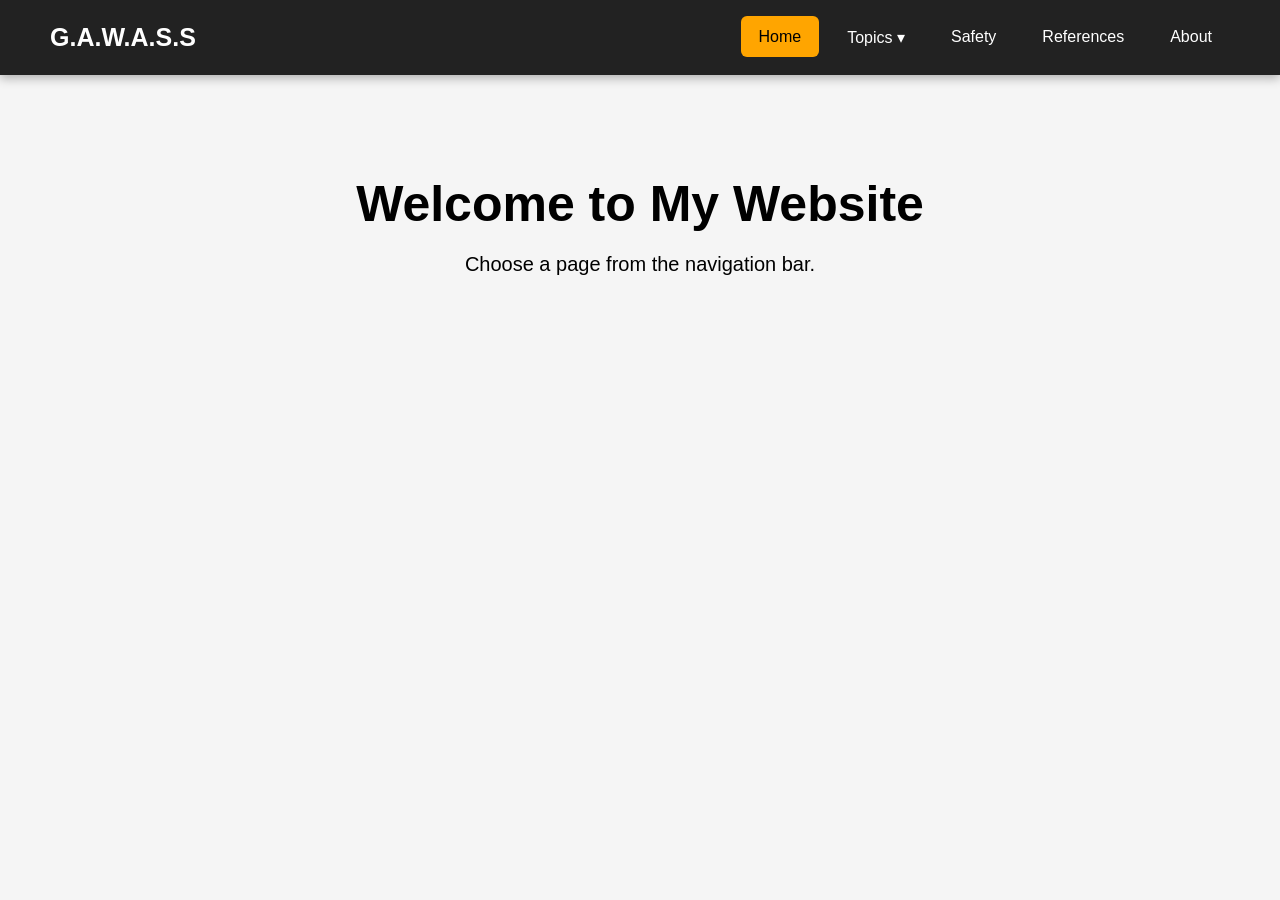
<file: index.html>
<!DOCTYPE html>
<html lang="en">
<head>
    <meta charset="UTF-8">
    <meta name="viewport" content="width=device-width, initial-scale=1.0">
    <title>G.A.W.A.S.S</title>
    <link rel="stylesheet" href="style.css">
</head>
<body>

  <header>
    <nav class="navbar">
        <div class="logo">
            G.A.W.A.S.S
        </div>
        <ul class="nav-links">
            <li>
                <a href="index.html" class="active">Home</a>
            </li>

            <li class="dropdown">
                <a href="#" class="topics-button">
                    Topics ▾
                </a>
                <ul class="dropdown-menu">
                    <li>
                        <a href="science.html">
                            Science
                        </a>
                    </li>
                    <li>
                        <a href="advocacy.html">
                            Advocacy
                        </a>
                    </li>
                    <li>
                        <a href="narrative.html">
                            Creative Economy
                        </a>
                    </li>
                    <li>
                        <a href="filipino.html">
                            Social Issues
                        </a>
                    </li>
                </ul>
            </li>
            <li>
                <a href="safety.html">
                    Safety
                </a>
            </li>
            <li>
                <a href="references.html">
                    References
                </a>
            </li>
            <li>
                <a href="about.html">
                    About
                </a>
            </li>
        </ul>
    </nav>
</header>



    <main class="page">
        <h1>Welcome to My Website</h1>
        <p>Choose a page from the navigation bar.</p>
    </main>

</body>
</html>
</file>
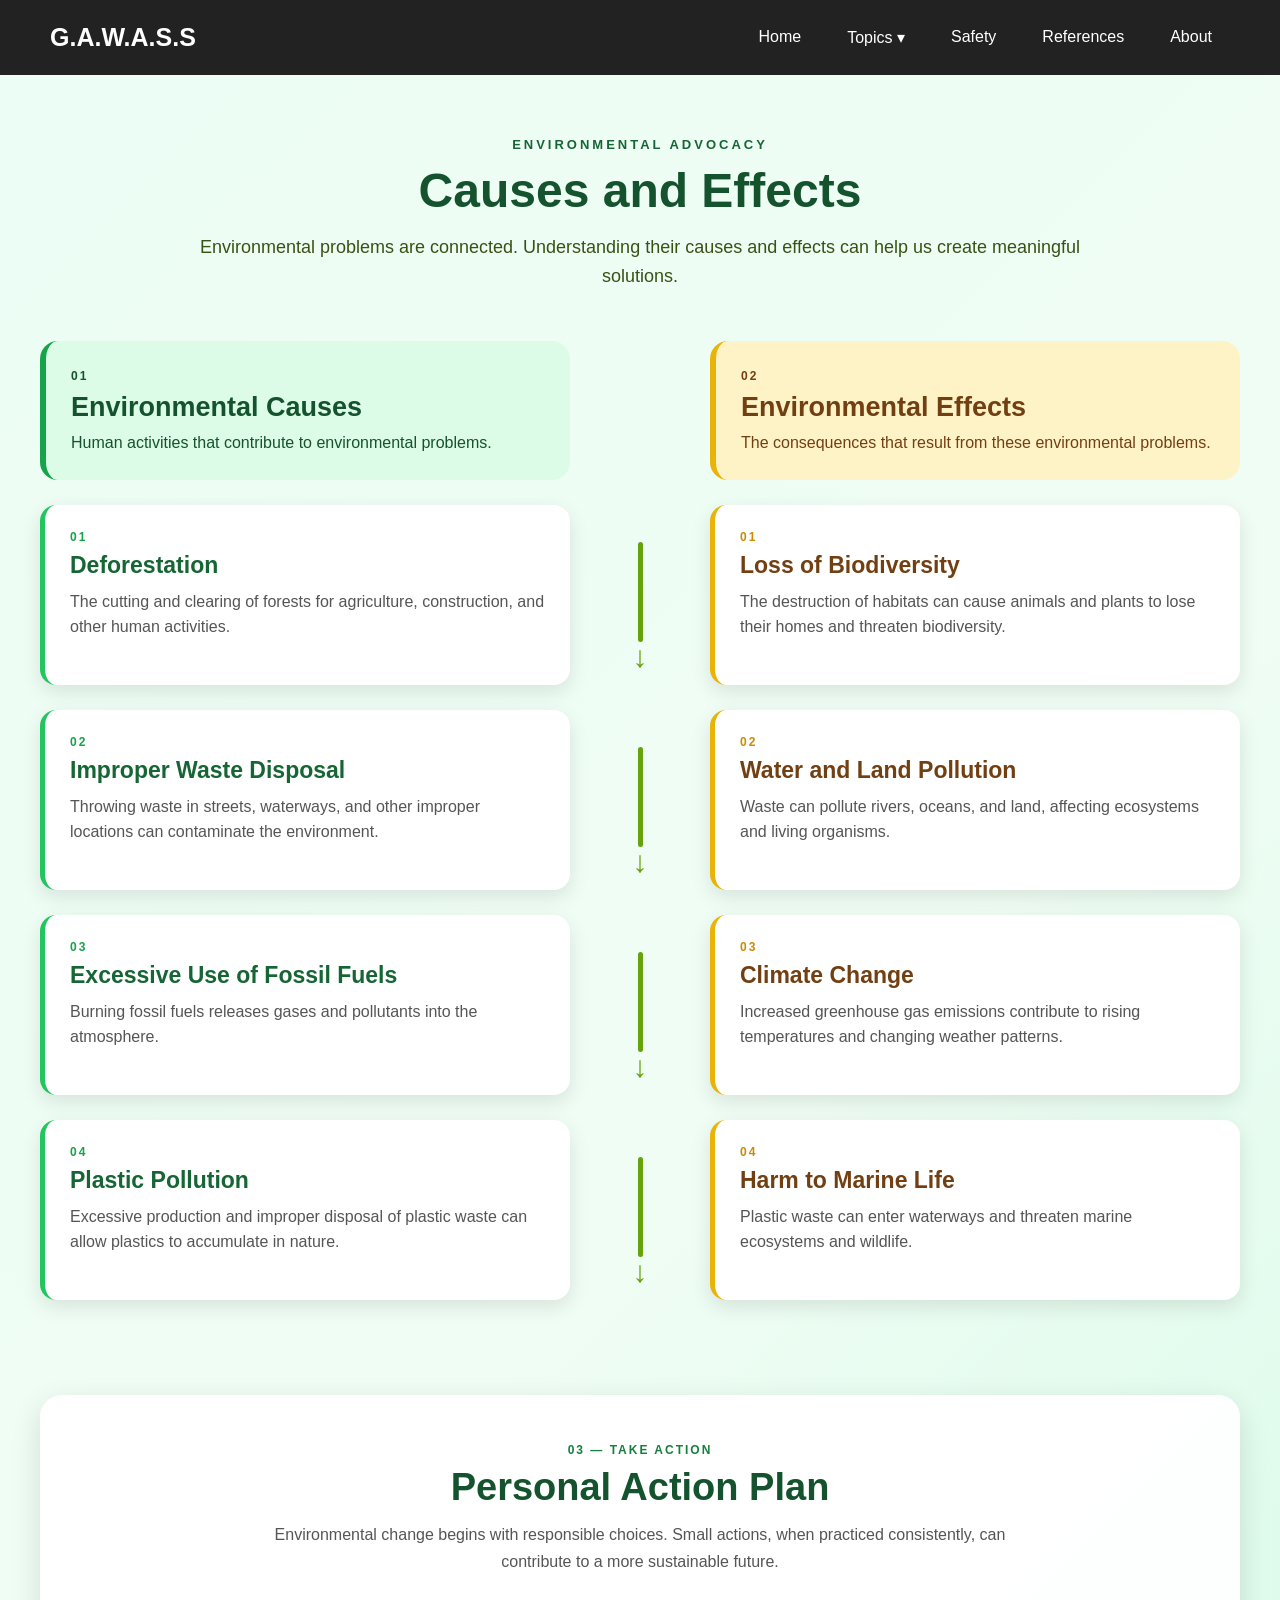
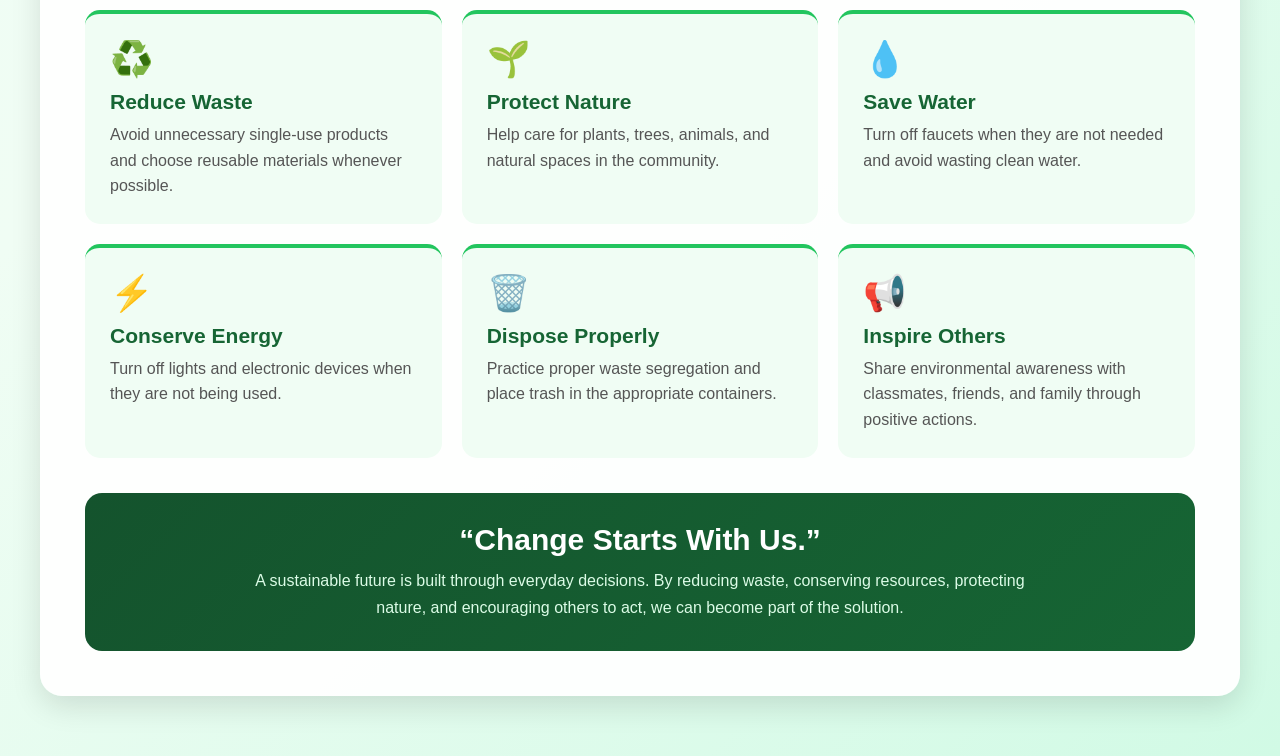
<file: advocacy.html>
<!DOCTYPE html>
<html lang="en">

<head>
    <meta charset="UTF-8">
    <meta name="viewport" content="width=device-width, initial-scale=1.0">

    <title>Environmental Advocacy</title>

    <link rel="stylesheet" href="style.css">
</head>

<body>

<header>
    <nav class="navbar">
        <div class="logo">
            G.A.W.A.S.S
        </div>
        <ul class="nav-links">
            <li>
                <a href="index.html">Home</a>
            </li>

            <li class="dropdown">
                <a href="#" class="topics-button">
                    Topics ▾
                </a>
                <ul class="dropdown-menu">
                    <li>
                        <a href="science.html">
                            Science
                        </a>
                    </li>
                    <li>
                        <a href="advocacy.html" class="active">
                            Advocacy
                        </a>
                    </li>
                    <li>
                        <a href="narrative.html">
                            Creative Economy
                        </a>
                    </li>
                    <li>
                        <a href="filipino.html">
                            Social Issues
                        </a>
                    </li>
                </ul>
            </li>
            <li>
                <a href="safety.html">
                    Safety
                </a>
            </li>
            <li>
                <a href="references.html">
                    References
                </a>
            </li>
            <li>
                <a href="about.html">
                    About
                </a>
            </li>
        </ul>
    </nav>
</header>



  

    <main class="advocacy-page">



        <section class="advocacy-title">

            <span>
                ENVIRONMENTAL ADVOCACY
            </span>

            <h1>
                Causes and Effects
            </h1>

            <p>
                Environmental problems are connected.
                Understanding their causes and effects can
                help us create meaningful solutions.
            </p>

        </section>


   

        <section class="cause-effect">


           

            <div class="chart-heading cause-heading">

                <span>01</span>

                <h2>
                    Environmental Causes
                </h2>

                <p>
                    Human activities that contribute to
                    environmental problems.
                </p>

            </div>


   

            <div class="chart-heading effect-heading">

                <span>02</span>

                <h2>
                    Environmental Effects
                </h2>

                <p>
                    The consequences that result from
                    these environmental problems.
                </p>

            </div>


    

            <div class="cause-card">

                <div class="cause-number">
                    01
                </div>

                <h3>
                    Deforestation
                </h3>

                <p>
                    The cutting and clearing of forests
                    for agriculture, construction, and
                    other human activities.
                </p>

            </div>


            <div class="connection">

                <div class="connection-line"></div>

                <div class="connection-arrow">
                    ↓
                </div>

            </div>



            <div class="effect-card">

                <div class="effect-number">
                    01
                </div>

                <h3>
                    Loss of Biodiversity
                </h3>

                <p>
                    The destruction of habitats can cause
                    animals and plants to lose their homes
                    and threaten biodiversity.
                </p>

            </div>


            <div class="cause-card">

                <div class="cause-number">
                    02
                </div>

                <h3>
                    Improper Waste Disposal
                </h3>

                <p>
                    Throwing waste in streets, waterways,
                    and other improper locations can
                    contaminate the environment.
                </p>

            </div>


          

            <div class="connection">

                <div class="connection-line"></div>

                <div class="connection-arrow">
                    ↓
                </div>

            </div>


          

            <div class="effect-card">

                <div class="effect-number">
                    02
                </div>

                <h3>
                    Water and Land Pollution
                </h3>

                <p>
                    Waste can pollute rivers, oceans, and
                    land, affecting ecosystems and living
                    organisms.
                </p>

            </div>


     
            <div class="cause-card">

                <div class="cause-number">
                    03
                </div>

                <h3>
                    Excessive Use of Fossil Fuels
                </h3>

                <p>
                    Burning fossil fuels releases gases
                    and pollutants into the atmosphere.
                </p>

            </div>


  

            <div class="connection">

                <div class="connection-line"></div>

                <div class="connection-arrow">
                    ↓
                </div>

            </div>


    

            <div class="effect-card">

                <div class="effect-number">
                    03
                </div>

                <h3>
                    Climate Change
                </h3>

                <p>
                    Increased greenhouse gas emissions
                    contribute to rising temperatures and
                    changing weather patterns.
                </p>

            </div>



            <div class="cause-card">

                <div class="cause-number">
                    04
                </div>

                <h3>
                    Plastic Pollution
                </h3>

                <p>
                    Excessive production and improper
                    disposal of plastic waste can allow
                    plastics to accumulate in nature.
                </p>

            </div>




            <div class="connection">

                <div class="connection-line"></div>

                <div class="connection-arrow">
                    ↓
                </div>

            </div>


      

            <div class="effect-card">

                <div class="effect-number">
                    04
                </div>

                <h3>
                    Harm to Marine Life
                </h3>

                <p>
                    Plastic waste can enter waterways and
                    threaten marine ecosystems and wildlife.
                </p>

            </div>

        </section>



        <section class="action-plan">

            <div class="action-title">

                <span>
                    03 — TAKE ACTION
                </span>

                <h2>
                    Personal Action Plan
                </h2>

                <p>
                    Environmental change begins with
                    responsible choices. Small actions,
                    when practiced consistently, can
                    contribute to a more sustainable future.
                </p>

            </div>


            <div class="action-grid">


      

                <div class="action-card">

                    <div class="action-icon">
                        ♻️
                    </div>

                    <h3>
                        Reduce Waste
                    </h3>

                    <p>
                        Avoid unnecessary single-use
                        products and choose reusable
                        materials whenever possible.
                    </p>

                </div>



                <div class="action-card">

                    <div class="action-icon">
                        🌱
                    </div>

                    <h3>
                        Protect Nature
                    </h3>

                    <p>
                        Help care for plants, trees,
                        animals, and natural spaces in
                        the community.
                    </p>

                </div>


   

                <div class="action-card">

                    <div class="action-icon">
                        💧
                    </div>

                    <h3>
                        Save Water
                    </h3>

                    <p>
                        Turn off faucets when they are
                        not needed and avoid wasting
                        clean water.
                    </p>

                </div>


 

                <div class="action-card">

                    <div class="action-icon">
                        ⚡
                    </div>

                    <h3>
                        Conserve Energy
                    </h3>

                    <p>
                        Turn off lights and electronic
                        devices when they are not being
                        used.
                    </p>

                </div>



                <div class="action-card">

                    <div class="action-icon">
                        🗑️
                    </div>

                    <h3>
                        Dispose Properly
                    </h3>

                    <p>
                        Practice proper waste segregation
                        and place trash in the appropriate
                        containers.
                    </p>

                </div>



                <div class="action-card">

                    <div class="action-icon">
                        📢
                    </div>

                    <h3>
                        Inspire Others
                    </h3>

                    <p>
                        Share environmental awareness
                        with classmates, friends, and
                        family through positive actions.
                    </p>

                </div>

            </div>




            <div class="action-message">

                <h2>
                    “Change Starts With Us.”
                </h2>

                <p>
                    A sustainable future is built through
                    everyday decisions. By reducing waste,
                    conserving resources, protecting nature,
                    and encouraging others to act, we can
                    become part of the solution.
                </p>

            </div>

        </section>


    </main>

</body>

</html>
</file>
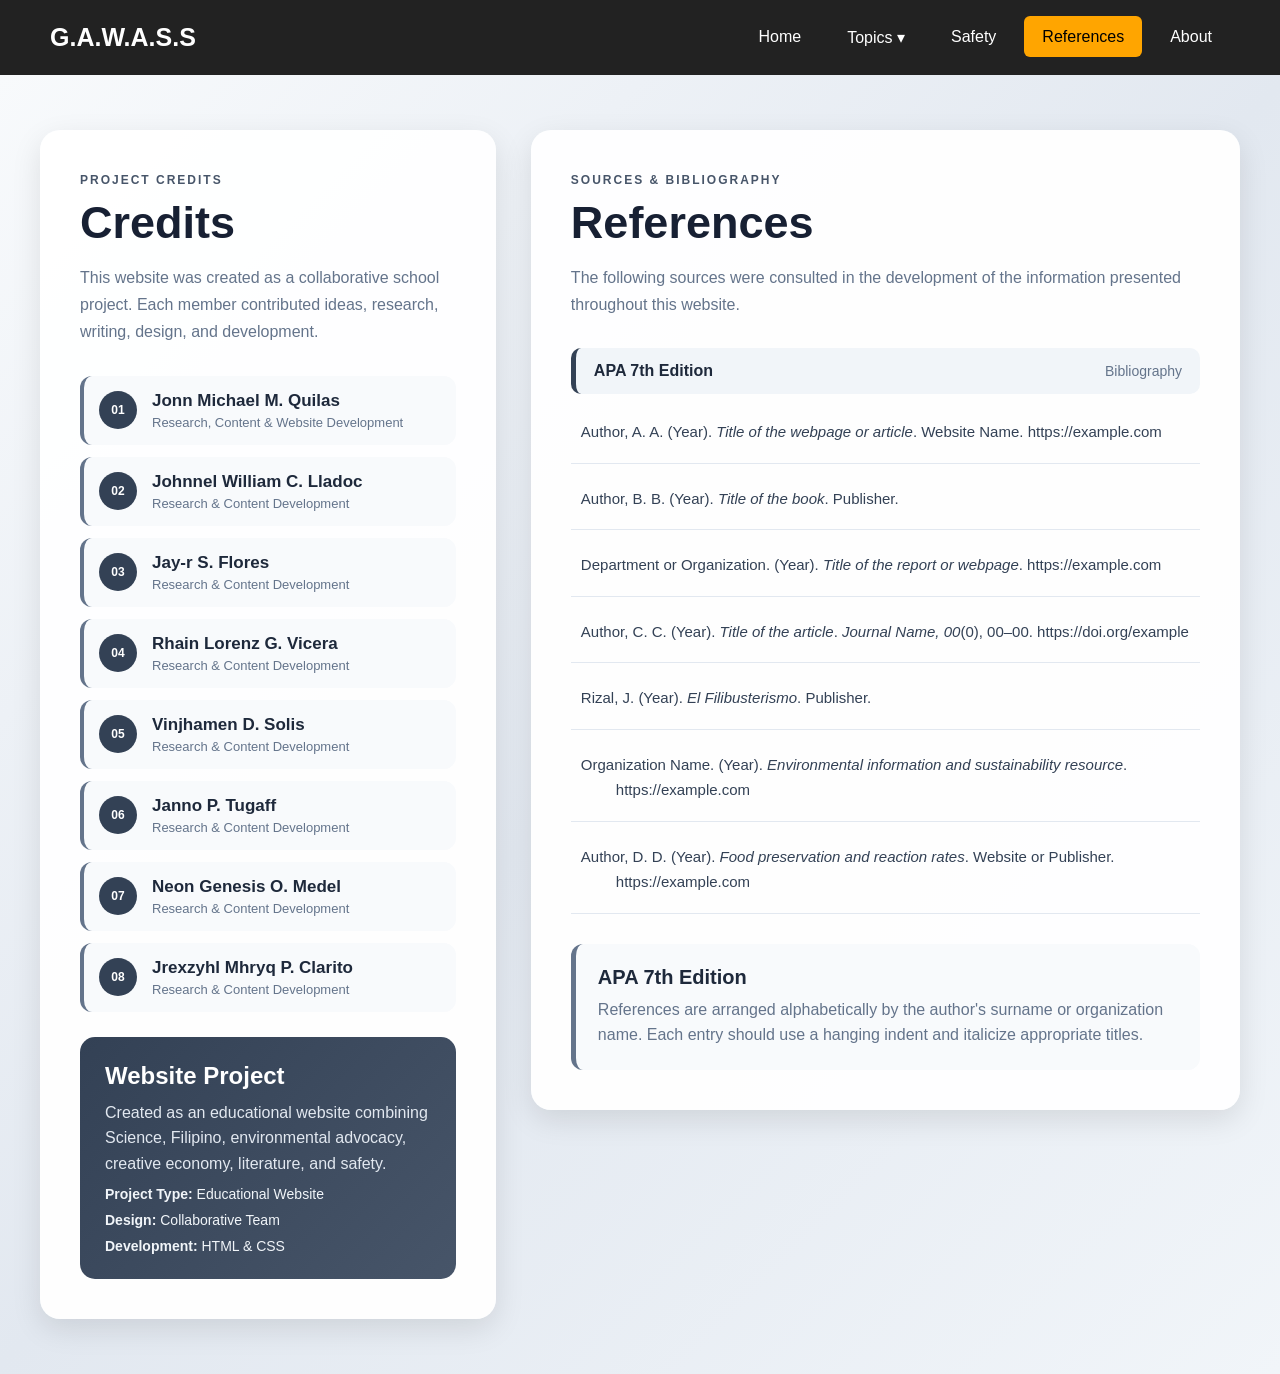
<file: references.html>
<!DOCTYPE html>
<html lang="en">

<head>
    <meta charset="UTF-8">
    <meta name="viewport" content="width=device-width, initial-scale=1.0">

    <title>References & Credits</title>

    <link rel="stylesheet" href="style.css">
</head>

<body>

 <header>
    <nav class="navbar">
        <div class="logo">
            G.A.W.A.S.S
        </div>
        <ul class="nav-links">
            <li>
                <a href="index.html">Home</a>
            </li>

            <li class="dropdown">
                <a href="#" class="topics-button">
                    Topics ▾
                </a>
                <ul class="dropdown-menu">
                    <li>
                        <a href="science.html">
                            Science
                        </a>
                    </li>
                    <li>
                        <a href="advocacy.html">
                            Advocacy
                        </a>
                    </li>
                    <li>
                        <a href="narrative.html">
                            Creative Economy
                        </a>
                    </li>
                    <li>
                        <a href="filipino.html">
                            Social Issues
                        </a>
                    </li>
                </ul>
            </li>
            <li>
                <a href="safety.html">
                    Safety
                </a>
            </li>
            <li>
                <a href="references.html" class="active">
                    References
                </a>
            </li>
            <li>
                <a href="about.html">
                    About
                </a>
            </li>
        </ul>
    </nav>
</header>



    
    <main class="references-page">

        <div class="references-container">


           

            <section class="credits-section">

                <span class="page-label">
                    PROJECT CREDITS
                </span>

                <h1>
                    Credits
                </h1>

                <p class="credits-intro">
                    This website was created as a collaborative
                    school project. Each member contributed ideas,
                    research, writing, design, and development.
                </p>



                <div class="credit-list">


                    <div class="credit-member">

                        <div class="credit-number">
                            01
                        </div>

                        <div>
                            <h2>
                                Jonn Michael M. Quilas
                            </h2>

                            <p>
                                Research, Content & Website Development
                            </p>
                        </div>

                    </div>


                    <div class="credit-member">

                        <div class="credit-number">
                            02
                        </div>

                        <div>
                            <h2>
                                Johnnel William C. Lladoc
                            </h2>

                            <p>
                                Research & Content Development
                            </p>
                        </div>

                    </div>


                    <div class="credit-member">

                        <div class="credit-number">
                            03
                        </div>

                        <div>
                            <h2>
                                Jay-r S. Flores
                            </h2>

                            <p>
                                Research & Content Development
                            </p>
                        </div>

                    </div>


                    <div class="credit-member">

                        <div class="credit-number">
                            04
                        </div>

                        <div>
                            <h2>
                                Rhain Lorenz G. Vicera
                            </h2>

                            <p>
                                Research & Content Development
                            </p>
                        </div>

                    </div>


                    <div class="credit-member">

                        <div class="credit-number">
                            05
                        </div>

                        <div>
                            <h2>
                                Vinjhamen D. Solis
                            </h2>

                            <p>
                                Research & Content Development
                            </p>
                        </div>

                    </div>


                    <div class="credit-member">

                        <div class="credit-number">
                            06
                        </div>

                        <div>
                            <h2>
                                Janno P. Tugaff
                            </h2>

                            <p>
                                Research & Content Development
                            </p>
                        </div>

                    </div>


                    <div class="credit-member">

                        <div class="credit-number">
                            07
                        </div>

                        <div>
                            <h2>
                                Neon Genesis O. Medel
                            </h2>

                            <p>
                                Research & Content Development
                            </p>
                        </div>

                    </div>


                    <div class="credit-member">

                        <div class="credit-number">
                            08
                        </div>

                        <div>
                            <h2>
                                Jrexzyhl Mhryq P. Clarito
                            </h2>

                            <p>
                                Research & Content Development
                            </p>
                        </div>

                    </div>

                </div>



                <div class="website-credit">

                    <h2>
                        Website Project
                    </h2>

                    <p>
                        Created as an educational website combining
                        Science, Filipino, environmental advocacy,
                        creative economy, literature, and safety.
                    </p>

                    <div class="credit-line">
                        <strong>Project Type:</strong>
                        Educational Website
                    </div>

                    <div class="credit-line">
                        <strong>Design:</strong>
                        Collaborative Team
                    </div>

                    <div class="credit-line">
                        <strong>Development:</strong>
                        HTML & CSS
                    </div>

                </div>

            </section>



            <section class="bibliography-section">

                <span class="page-label">
                    SOURCES & BIBLIOGRAPHY
                </span>

                <h1>
                    References
                </h1>

                <p class="bibliography-intro">
                    The following sources were consulted in the
                    development of the information presented
                    throughout this website.
                </p>


                <div class="apa-note">

                    <strong>
                        APA 7th Edition
                    </strong>

                    <span>
                        Bibliography
                    </span>

                </div>


        
                <div class="reference-list">


                    <!-- REFERENCE 1 -->

                    <div class="reference">

                        <p>
                            <span class="author">
                                Author, A. A.
                            </span>
                            (Year). <em>Title of the webpage or article</em>.
                            Website Name.
                            https://example.com
                        </p>

                    </div>



                    <div class="reference">

                        <p>
                            <span class="author">
                                Author, B. B.
                            </span>
                            (Year). <em>Title of the book</em>.
                            Publisher.
                        </p>

                    </div>


         

                    <div class="reference">

                        <p>
                            <span class="author">
                                Department or Organization.
                            </span>
                            (Year). <em>Title of the report or webpage</em>.
                            https://example.com
                        </p>

                    </div>


     

                    <div class="reference">

                        <p>
                            <span class="author">
                                Author, C. C.
                            </span>
                            (Year). <em>Title of the article</em>.
                            <em>Journal Name, 00</em>(0), 00–00.
                            https://doi.org/example
                        </p>

                    </div>


          

                    <div class="reference">

                        <p>
                            <span class="author">
                                Rizal, J.
                            </span>
                            (Year). <em>El Filibusterismo</em>.
                            Publisher.
                        </p>

                    </div>


               

                    <div class="reference">

                        <p>
                            <span class="author">
                                Organization Name.
                            </span>
                            (Year). <em>Environmental information
                            and sustainability resource</em>.
                            https://example.com
                        </p>

                    </div>


               

                    <div class="reference">

                        <p>
                            <span class="author">
                                Author, D. D.
                            </span>
                            (Year). <em>Food preservation and reaction
                            rates</em>. Website or Publisher.
                            https://example.com
                        </p>

                    </div>


                </div>


        

                <div class="apa-reminder">

                    <h2>
                        APA 7th Edition
                    </h2>

                    <p>
                        References are arranged alphabetically
                        by the author's surname or organization
                        name. Each entry should use a hanging
                        indent and italicize appropriate titles.
                    </p>

                </div>

            </section>

        </div>

    </main>

</body>

</html>
</file>
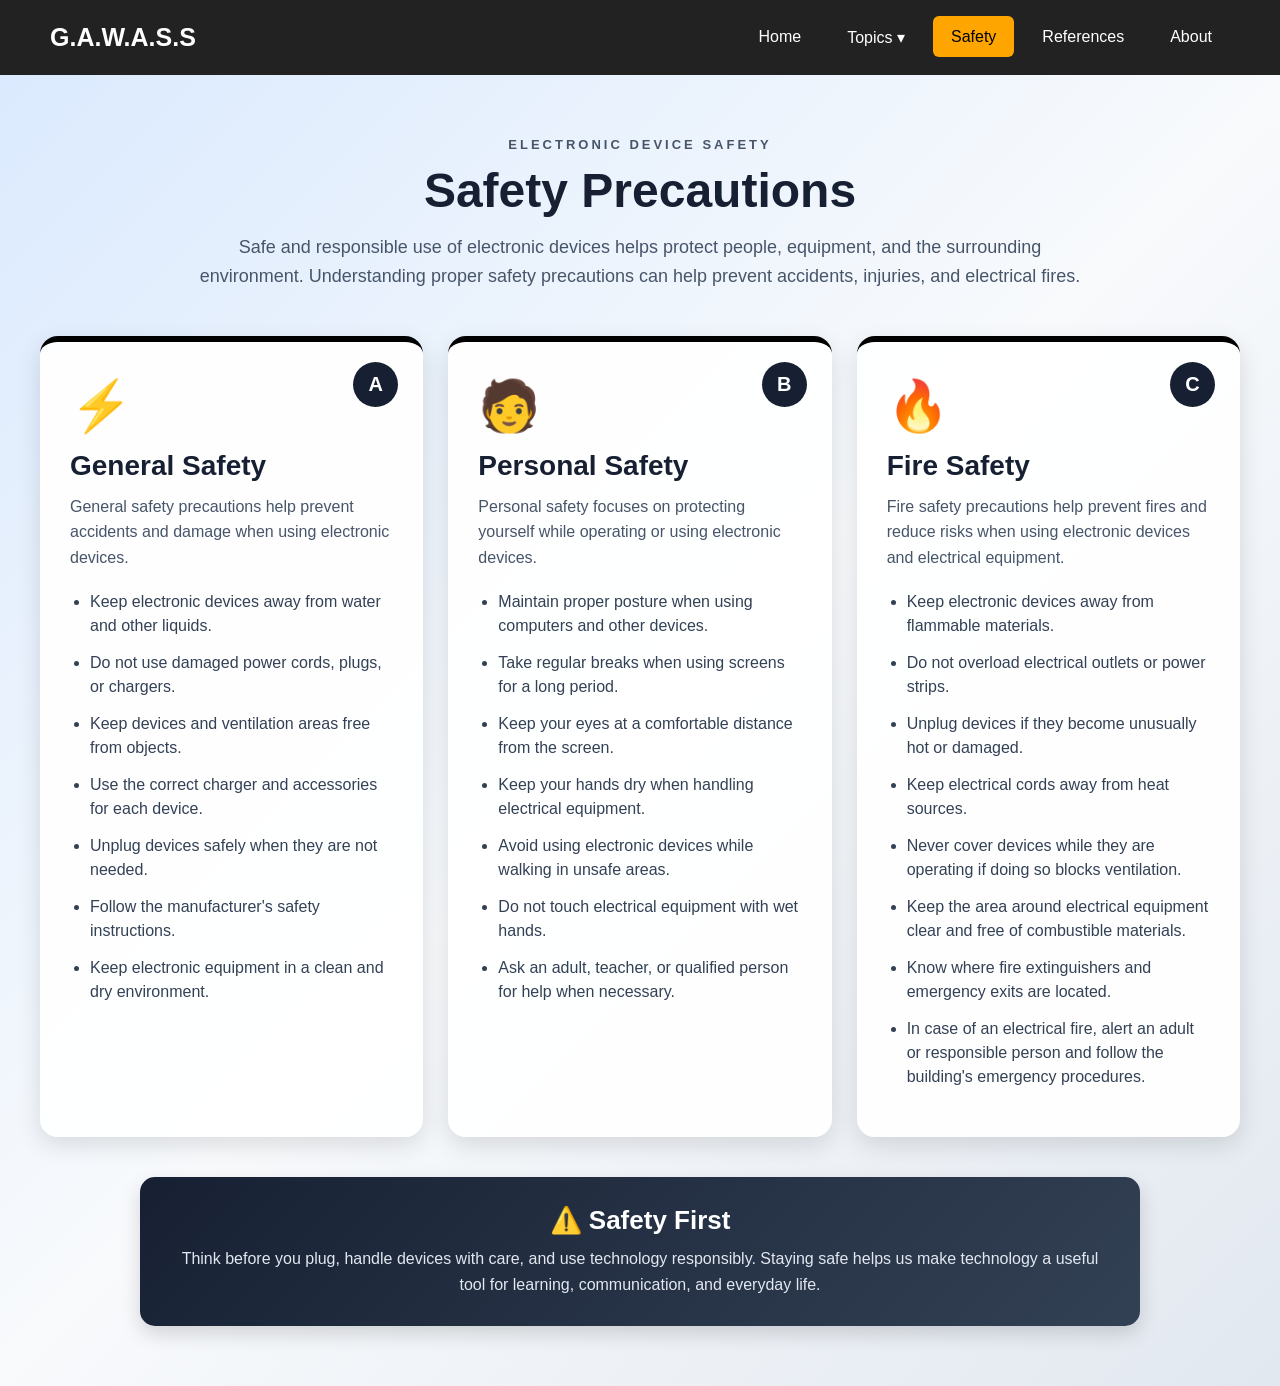
<file: safety.html>
<!DOCTYPE html>
<html lang="en">

<head>
    <meta charset="UTF-8">
    <meta name="viewport" content="width=device-width, initial-scale=1.0">
    <title>Safety - Electronic Devices</title>
    <link rel="stylesheet" href="style.css">
</head>

<body>

 <header>
    <nav class="navbar">
        <div class="logo">
            G.A.W.A.S.S
        </div>
        <ul class="nav-links">
            <li>
                <a href="index.html">Home</a>
            </li>

            <li class="dropdown">
                <a href="#" class="topics-button">
                    Topics ▾
                </a>
                <ul class="dropdown-menu">
                    <li>
                        <a href="science.html">
                            Science
                        </a>
                    </li>
                    <li>
                        <a href="advocacy.html">
                            Advocacy
                        </a>
                    </li>
                    <li>
                        <a href="narrative.html">
                            Creative Economy
                        </a>
                    </li>
                    <li>
                        <a href="filipino.html">
                            Social Issues
                        </a>
                    </li>
                </ul>
            </li>
            <li>
                <a href="safety.html" class="active">
                    Safety
                </a>
            </li>
            <li>
                <a href="references.html">
                    References
                </a>
            </li>
            <li>
                <a href="about.html">
                    About
                </a>
            </li>
        </ul>
    </nav>
</header>




    <main class="safety-page">


     

        <div class="safety-title">

            <span>ELECTRONIC DEVICE SAFETY</span>

            <h1>Safety Precautions</h1>

            <p>
                Safe and responsible use of electronic devices helps
                protect people, equipment, and the surrounding environment.
                Understanding proper safety precautions can help prevent
                accidents, injuries, and electrical fires.
            </p>

        </div>



        <div class="safety-container">



            <section class="safety-box">

                <div class="box-letter">A</div>

                <div class="safety-icon">⚡</div>

                <h2>General Safety</h2>

                <p>
                    General safety precautions help prevent accidents
                    and damage when using electronic devices.
                </p>

                <ul>

                    <li>
                        Keep electronic devices away from water
                        and other liquids.
                    </li>

                    <li>
                        Do not use damaged power cords, plugs,
                        or chargers.
                    </li>

                    <li>
                        Keep devices and ventilation areas
                        free from objects.
                    </li>

                    <li>
                        Use the correct charger and accessories
                        for each device.
                    </li>

                    <li>
                        Unplug devices safely when they are
                        not needed.
                    </li>

                    <li>
                        Follow the manufacturer's safety
                        instructions.
                    </li>

                    <li>
                        Keep electronic equipment in a clean
                        and dry environment.
                    </li>

                </ul>

            </section>


       

            <section class="safety-box">

                <div class="box-letter">B</div>

                <div class="safety-icon">🧑</div>

                <h2>Personal Safety</h2>

                <p>
                    Personal safety focuses on protecting yourself
                    while operating or using electronic devices.
                </p>

                <ul>

                    <li>
                        Maintain proper posture when using
                        computers and other devices.
                    </li>

                    <li>
                        Take regular breaks when using screens
                        for a long period.
                    </li>

                    <li>
                        Keep your eyes at a comfortable distance
                        from the screen.
                    </li>

                    <li>
                        Keep your hands dry when handling
                        electrical equipment.
                    </li>

                    <li>
                        Avoid using electronic devices while
                        walking in unsafe areas.
                    </li>

                    <li>
                        Do not touch electrical equipment
                        with wet hands.
                    </li>

                    <li>
                        Ask an adult, teacher, or qualified person
                        for help when necessary.
                    </li>

                </ul>

            </section>



            <section class="safety-box">

                <div class="box-letter">C</div>

                <div class="safety-icon">🔥</div>

                <h2>Fire Safety</h2>

                <p>
                    Fire safety precautions help prevent fires
                    and reduce risks when using electronic devices
                    and electrical equipment.
                </p>

                <ul>

                    <li>
                        Keep electronic devices away from
                        flammable materials.
                    </li>

                    <li>
                        Do not overload electrical outlets
                        or power strips.
                    </li>

                    <li>
                        Unplug devices if they become unusually
                        hot or damaged.
                    </li>

                    <li>
                        Keep electrical cords away from
                        heat sources.
                    </li>

                    <li>
                        Never cover devices while they are operating
                        if doing so blocks ventilation.
                    </li>

                    <li>
                        Keep the area around electrical equipment
                        clear and free of combustible materials.
                    </li>

                    <li>
                        Know where fire extinguishers and emergency
                        exits are located.
                    </li>

                    <li>
                        In case of an electrical fire, alert an adult
                        or responsible person and follow the building's
                        emergency procedures.
                    </li>

                </ul>

            </section>

        </div>




        <div class="safety-reminder">

            <h2>⚠️ Safety First</h2>

            <p>
                Think before you plug, handle devices with care,
                and use technology responsibly. Staying safe helps
                us make technology a useful tool for learning,
                communication, and everyday life.
            </p>

        </div>


    </main>

</body>

</html>
</file>
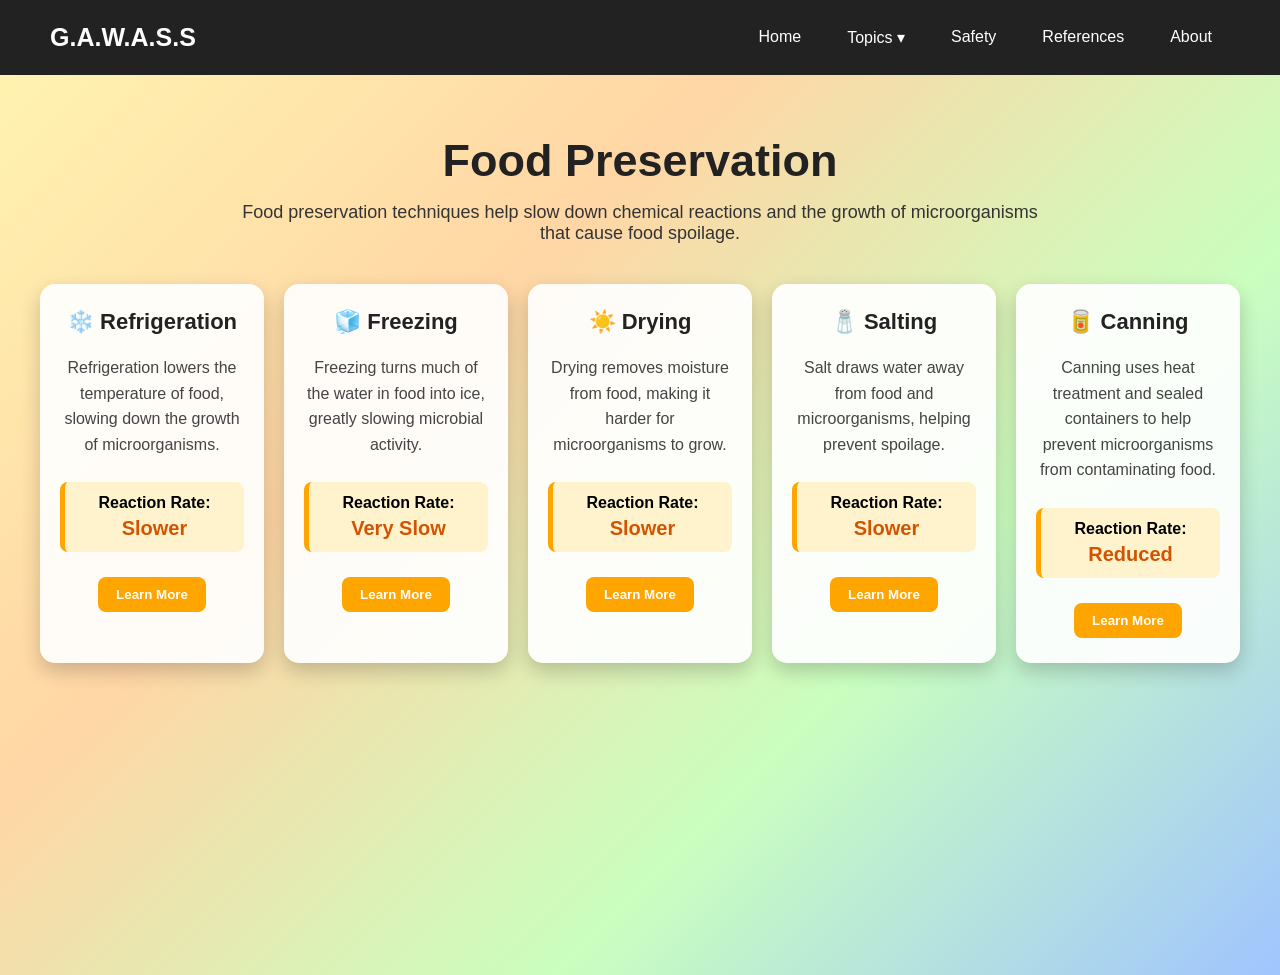
<file: science.html>
<!DOCTYPE html>
<html lang="en">
<head>
    <meta charset="UTF-8">
    <meta name="viewport" content="width=device-width, initial-scale=1.0">
    <title>Science - Food Preservation</title>
    <link rel="stylesheet" href="style.css">
</head>

<body>

  <header>
    <nav class="navbar">
        <div class="logo">
            G.A.W.A.S.S
        </div>
        <ul class="nav-links">
            <li>
                <a href="index.html">Home</a>
            </li>

            <li class="dropdown">
                <a href="#" class="topics-button">
                    Topics ▾
                </a>
                <ul class="dropdown-menu">
                    <li>
                        <a href="science.html" class="active">
                            Science
                        </a>
                    </li>
                    <li>
                        <a href="advocacy.html">
                            Advocacy
                        </a>
                    </li>
                    <li>
                        <a href="narrative.html">
                            Creative Economy
                        </a>
                    </li>
                    <li>
                        <a href="filipino.html">
                            Social Issues
                        </a>
                    </li>
                </ul>
            </li>
            <li>
                <a href="safety.html">
                    Safety
                </a>
            </li>
            <li>
                <a href="references.html">
                    References
                </a>
            </li>
            <li>
                <a href="about.html">
                    About
                </a>
            </li>
        </ul>
    </nav>
</header>

    <main class="science-page">

        <h1>Food Preservation</h1>

        <p class="intro">
            Food preservation techniques help slow down chemical reactions
            and the growth of microorganisms that cause food spoilage.
        </p>


        <div class="preservation-container">

            <!-- BOX 1 -->
            <div class="preservation-box">
                <h2>❄️ Refrigeration</h2>

                <p>
                    Refrigeration lowers the temperature of food,
                    slowing down the growth of microorganisms.
                </p>

                <div class="reaction">
                    <strong>Reaction Rate:</strong>
                    <span>Slower</span>
                </div>

                <button onclick="showInfo('refrigeration')">
                    Learn More
                </button>

                <p id="refrigeration" class="extra-info">
                    Lower temperatures reduce the rate of many chemical
                    reactions and slow bacterial growth.
                </p>
            </div>


            <!-- BOX 2 -->
            <div class="preservation-box">
                <h2>🧊 Freezing</h2>

                <p>
                    Freezing turns much of the water in food into ice,
                    greatly slowing microbial activity.
                </p>

                <div class="reaction">
                    <strong>Reaction Rate:</strong>
                    <span>Very Slow</span>
                </div>

                <button onclick="showInfo('freezing')">
                    Learn More
                </button>

                <p id="freezing" class="extra-info">
                    The low temperature significantly slows chemical
                    reactions and prevents most microorganisms from
                    actively multiplying.
                </p>
            </div>


            <!-- BOX 3 -->
            <div class="preservation-box">
                <h2>☀️ Drying</h2>

                <p>
                    Drying removes moisture from food, making it harder
                    for microorganisms to grow.
                </p>

                <div class="reaction">
                    <strong>Reaction Rate:</strong>
                    <span>Slower</span>
                </div>

                <button onclick="showInfo('drying')">
                    Learn More
                </button>

                <p id="drying" class="extra-info">
                    Removing water reduces the conditions needed for
                    microorganisms and some chemical reactions to occur.
                </p>
            </div>


            <!-- BOX 4 -->
            <div class="preservation-box">
                <h2>🧂 Salting</h2>

                <p>
                    Salt draws water away from food and microorganisms,
                    helping prevent spoilage.
                </p>

                <div class="reaction">
                    <strong>Reaction Rate:</strong>
                    <span>Slower</span>
                </div>

                <button onclick="showInfo('salting')">
                    Learn More
                </button>

                <p id="salting" class="extra-info">
                    Salt reduces available water, which makes it difficult
                    for many microorganisms to grow.
                </p>
            </div>


            <!-- BOX 5 -->
            <div class="preservation-box">
                <h2>🥫 Canning</h2>

                <p>
                    Canning uses heat treatment and sealed containers
                    to help prevent microorganisms from contaminating food.
                </p>

                <div class="reaction">
                    <strong>Reaction Rate:</strong>
                    <span>Reduced</span>
                </div>

                <button onclick="showInfo('canning')">
                    Learn More
                </button>

                <p id="canning" class="extra-info">
                    Heat treatment can destroy many microorganisms, while
                    sealing prevents new contamination.
                </p>
            </div>

        </div>

    </main>


    <script src="script.js"></script>

</body>
</html>
</file>
<file: style.css>
* {
    margin: 0;
    padding: 0;
    box-sizing: border-box;
}

body {
    font-family: Arial, sans-serif;
    background: #f5f5f5;
}


.navbar {
    height: 75px;
    background: #222;
    display: flex;
    align-items: center;
    justify-content: space-between;
    padding: 0 50px;
    box-shadow: 0 3px 10px rgba(0, 0, 0, 0.3);
}


.logo {
    color: white;
    font-size: 25px;
    font-weight: bold;
}


.nav-links {
    display: flex;
    list-style: none;
    gap: 10px;
}

.nav-links a {
    color: white;
    text-decoration: none;
    padding: 12px 18px;
    border-radius: 6px;
    transition: 0.3s;
}

.nav-links a:hover {
    background: orange;
    color: black;
}

.nav-links a.active {
    background: orange;
    color: black;
}


.page {
    text-align: center;
    padding: 100px 30px;
}

.page h1 {
    font-size: 50px;
    margin-bottom: 20px;
}

.page p {
    font-size: 20px;
}





.science-page {
    padding: 60px 40px;
    text-align: center;
    min-height: 100vh;

    
    background: linear-gradient(
        135deg,
        #fff3b0,
        #ffd6a5,
        #caffbf,
        #a0c4ff
    );
}

.science-page h1 {
    font-size: 45px;
    margin-bottom: 15px;
    color: #222;
}

.intro {
    max-width: 800px;
    margin: 0 auto 40px;
    font-size: 18px;
    color: #333;
}


.preservation-container {
    display: grid;
    grid-template-columns: repeat(5, 1fr);
    gap: 20px;
    max-width: 1400px;
    margin: auto;
}

.preservation-box {
    background: rgba(255, 255, 255, 0.92);
    padding: 25px 20px;
    border-radius: 15px;
    min-height: 350px;

    box-shadow: 0 8px 20px rgba(0, 0, 0, 0.2);

    transition: 0.3s;
}

.preservation-box:hover {
    transform: translateY(-10px) scale(1.02);
    box-shadow: 0 15px 30px rgba(0, 0, 0, 0.3);
}

.preservation-box h2 {
    font-size: 22px;
    margin-bottom: 20px;
    color: #222;
}

.preservation-box p {
    line-height: 1.6;
    color: #444;
}

.reaction {
    margin: 25px 0;
    padding: 12px;
    background: #fff3cd;
    border-radius: 8px;
    border-left: 5px solid orange;
}

.reaction span {
    display: block;
    font-size: 20px;
    font-weight: bold;
    margin-top: 5px;
    color: #d35400;
}

.preservation-box button {
    border: none;
    padding: 10px 18px;
    border-radius: 8px;
    background: orange;
    color: white;
    cursor: pointer;
    font-weight: bold;
    transition: 0.3s;
}

.preservation-box button:hover {
    background: #e67e00;
    transform: scale(1.05);
}

.extra-info {
    display: none;
    margin-top: 15px;
    font-size: 14px;
}

@media (max-width: 1100px) {

    .preservation-container {
        grid-template-columns: repeat(2, 1fr);
    }

}

@media (max-width: 600px) {

    .preservation-container {
        grid-template-columns: 1fr;
    }

}









.about-page {

    min-height: 100vh;

    padding: 50px;

    background: linear-gradient(
        135deg,
        #ffffff,
        #eeeeee
    );
}



.about-container {

    max-width: 1400px;

    margin: auto;

    display: grid;

    grid-template-columns:
        1fr 1.2fr;

    gap: 40px;

    align-items: start;
}




.members-section {

    background:
        rgba(255, 255, 255, 0.95);

    padding: 30px;

    border-radius: 20px;

    box-shadow:
        0 10px 30px
        rgba(0, 0, 0, 0.12);
}


.members-section h1 {

    font-size: 40px;

    margin-bottom: 5px;
}


.section-description {

    color: #555;

    margin-bottom: 25px;
}


.members-list {

    display: flex;

    flex-direction: column;

    gap: 12px;
}


.member-card {

    display: flex;

    align-items: center;

    background: white;

    padding: 12px;

    border-radius: 12px;

    box-shadow:
        0 4px 10px
        rgba(0, 0, 0, 0.08);

    transition: 0.3s;
}


.member-card:hover {

    transform:
        translateX(8px);

    box-shadow:
        0 8px 18px
        rgba(0, 0, 0, 0.15);
}



.member-card img {

    width: 70px;

    height: 70px;

    object-fit: cover;

    border-radius: 50%;

    margin-right: 15px;

    border: 3px solid #64748b;

    background: #eee;
}



.member-card h2 {

    font-size: 18px;

    margin-bottom: 5px;
}


.member-card p {

    color: #777;

    font-size: 14px;
}



.website-section {

    background:
        rgba(255, 255, 255, 0.95);

    border-radius: 20px;

    padding: 40px;

    box-shadow:
        0 10px 30px
        rgba(0, 0, 0, 0.12);
}


.website-content h1 {

    font-size: 45px;

    margin: 10px 0 20px;
}


.website-content > p {

    font-size: 17px;

    line-height: 1.7;

    color: #444;

    margin-bottom: 18px;
}



.tag {

    display: inline-block;

    padding: 8px 14px;

    background: #334155;

    color: white;

    font-size: 12px;

    font-weight: bold;

    border-radius: 20px;

    letter-spacing: 1px;
}



.topic-card {

    display: flex;

    align-items: flex-start;

    gap: 15px;

    padding: 18px;

    margin-top: 15px;

    background: #f8fafc;

    border-radius: 12px;

    border-left: 5px solid #64748b;

    transition: 0.3s;
}


.topic-card:hover {

    transform:
        translateX(5px);

    background: #f1f5f9;
}




.topic-icon {

    font-size: 30px;

    min-width: 40px;
}



.topic-card h2 {

    font-size: 21px;

    margin-bottom: 7px;

    color: #1e293b;
}


.topic-card p {

    color: #555;

    line-height: 1.6;

    margin: 0;
}


.website-ending {

    margin-top: 30px;

    padding: 25px;

    background:
        linear-gradient(
            135deg,
            #e2e8f0,
            #f8fafc
        );

    border-radius: 15px;

    border-left: 5px solid #334155;
}


.website-ending h2 {

    margin-top: 0;

    margin-bottom: 10px;
}


.website-ending p {

    line-height: 1.7;

    color: #444;
}



@media (max-width: 1000px) {

    .about-container {

        grid-template-columns: 1fr;
    }

}


@media (max-width: 600px) {

    .about-page {

        padding: 20px;
    }


    .website-section,
    .members-section {

        padding: 25px;
    }


    .website-content h1 {

        font-size: 35px;
    }

}










.safety-page {

    min-height: 100vh;

    padding: 60px 40px;

    background: linear-gradient(
        135deg,
        #dbeafe,
        #f8fafc,
        #e2e8f0
    );
}


.safety-title {

    text-align: center;

    max-width: 900px;

    margin: 0 auto 45px;
}


.safety-title span {

    font-size: 13px;

    font-weight: bold;

    letter-spacing: 3px;

    color: #475569;
}


.safety-title h1 {

    font-size: 48px;

    margin: 10px 0 15px;

    color: #172033;
}


.safety-title p {

    font-size: 18px;

    line-height: 1.6;

    color: #475569;
}

.safety-container {

    max-width: 1400px;

    margin: auto;

    display: grid;

    grid-template-columns:
        repeat(3, 1fr);

    gap: 25px;
}

.safety-box {

    position: relative;

    background: rgba(255, 255, 255, 0.95);

    padding: 35px 30px;

    border-radius: 18px;

    min-height: 560px;

    box-shadow:
        0 8px 25px
        rgba(0, 0, 0, 0.12);

    transition: 0.3s;

    border-top: 6px solid;
}


.safety-box:hover {

    transform:
        translateY(-8px);

    box-shadow:
        0 15px 30px
        rgba(0, 0, 0, 0.20);
}


.general-safety {

    border-top-color:
        #3b82f6;
}

.personal-safety {

    border-top-color:
        #22c55e;
}


.fire-safety {

    border-top-color:
        #ef4444;
}

.box-letter {

    position: absolute;

    top: 20px;

    right: 25px;

    width: 45px;

    height: 45px;

    display: flex;

    align-items: center;

    justify-content: center;

    border-radius: 50%;

    background: #172033;

    color: white;

    font-size: 20px;

    font-weight: bold;
}

.safety-icon {

    font-size: 50px;

    margin-bottom: 15px;
}


.safety-box h2 {

    font-size: 28px;

    margin-bottom: 12px;

    color: #172033;
}


.safety-box > p {

    color: #475569;

    line-height: 1.6;

    margin-bottom: 20px;
}



.safety-box ul {

    padding-left: 20px;
}


.safety-box li {

    margin-bottom: 13px;

    line-height: 1.5;

    color: #334155;
}



.safety-reminder {

    max-width: 1000px;

    margin: 40px auto 0;

    padding: 28px 35px;

    background:
        linear-gradient(
            135deg,
            #172033,
            #334155
        );

    color: white;

    border-radius: 15px;

    text-align: center;

    box-shadow:
        0 8px 20px
        rgba(0, 0, 0, 0.15);
}


.safety-reminder h2 {

    margin-bottom: 10px;

    font-size: 26px;
}


.safety-reminder p {

    color: #e2e8f0;

    line-height: 1.6;
}


@media (max-width: 1000px) {

    .safety-container {

        grid-template-columns: 1fr;
    }

    .safety-box {

        min-height: auto;
    }

}


@media (max-width: 600px) {

    .safety-page {

        padding: 35px 20px;
    }


    .safety-title h1 {

        font-size: 38px;
    }


    .safety-title p {

        font-size: 16px;
    }

}












.advocacy-page {

    min-height: 100vh;

    padding: 60px 40px;

    background: linear-gradient(
        135deg,
        #ecfdf5,
        #f0fdf4,
        #d1fae5
    );
}


.advocacy-title {

    text-align: center;

    max-width: 900px;

    margin: 0 auto 50px;
}


.advocacy-title span {

    font-size: 13px;

    font-weight: bold;

    letter-spacing: 3px;

    color: #166534;
}


.advocacy-title h1 {

    font-size: 48px;

    margin: 10px 0 15px;

    color: #14532d;
}


.advocacy-title p {

    font-size: 18px;

    line-height: 1.6;

    color: #365314;
}


.cause-effect {

    max-width: 1200px;

    margin: auto;

    display: grid;

    grid-template-columns:
        1fr 100px 1fr;

    gap: 0 20px;

    align-items: center;
}



.chart-heading {

    padding: 25px;

    border-radius: 18px;

    margin-bottom: 25px;
}


.chart-heading span {

    font-size: 12px;

    font-weight: bold;

    letter-spacing: 2px;
}


.chart-heading h2 {

    font-size: 27px;

    margin: 8px 0;
}


.chart-heading p {

    line-height: 1.5;

    margin: 0;
}


.cause-heading {

    grid-column: 1;

    background: #dcfce7;

    border-left: 6px solid #16a34a;

    color: #14532d;
}


.effect-heading {

    grid-column: 3;

    background: #fef3c7;

    border-left: 6px solid #eab308;

    color: #713f12;
}



.cause-card {

    grid-column: 1;

    background: white;

    padding: 25px;

    border-radius: 16px;

    margin-bottom: 25px;

    min-height: 180px;

    border-left: 5px solid #22c55e;

    box-shadow:
        0 7px 20px
        rgba(0, 0, 0, 0.10);

    transition: 0.3s;
}


.cause-card:hover {

    transform: translateX(-5px);

    box-shadow:
        0 12px 25px
        rgba(0, 0, 0, 0.15);
}


.cause-number {

    font-size: 12px;

    font-weight: bold;

    color: #16a34a;

    letter-spacing: 2px;

    margin-bottom: 8px;
}


.cause-card h3 {

    font-size: 23px;

    margin-bottom: 10px;

    color: #166534;
}


.cause-card p {

    color: #555;

    line-height: 1.6;
}



.effect-card {

    grid-column: 3;

    background: white;

    padding: 25px;

    border-radius: 16px;

    margin-bottom: 25px;

    min-height: 180px;

    border-left: 5px solid #eab308;

    box-shadow:
        0 7px 20px
        rgba(0, 0, 0, 0.10);

    transition: 0.3s;
}


.effect-card:hover {

    transform: translateX(5px);

    box-shadow:
        0 12px 25px
        rgba(0, 0, 0, 0.15);
}


.effect-number {

    font-size: 12px;

    font-weight: bold;

    color: #ca8a04;

    letter-spacing: 2px;

    margin-bottom: 8px;
}


.effect-card h3 {

    font-size: 23px;

    margin-bottom: 10px;

    color: #713f12;
}


.effect-card p {

    color: #555;

    line-height: 1.6;
}


.connection {

    grid-column: 2;

    height: 180px;

    display: flex;

    flex-direction: column;

    align-items: center;

    justify-content: center;
}


.connection-line {

    width: 5px;

    height: 100px;

    background: #65a30d;

    border-radius: 10px;
}


.connection-arrow {

    font-size: 30px;

    font-weight: bold;

    color: #65a30d;

    line-height: 1;
}



.action-plan {

    max-width: 1200px;

    margin: 70px auto 0;

    padding: 45px;

    background: rgba(255, 255, 255, 0.95);

    border-radius: 22px;

    box-shadow:
        0 10px 30px
        rgba(0, 0, 0, 0.12);
}


.action-title {

    text-align: center;

    max-width: 800px;

    margin: auto;
}


.action-title span {

    font-size: 12px;

    font-weight: bold;

    letter-spacing: 2px;

    color: #15803d;
}


.action-title h2 {

    font-size: 38px;

    color: #14532d;

    margin: 8px 0 12px;
}


.action-title p {

    color: #555;

    line-height: 1.7;
}


.action-grid {

    display: grid;

    grid-template-columns:
        repeat(3, 1fr);

    gap: 20px;

    margin-top: 35px;
}


.action-card {

    padding: 25px;

    background: #f0fdf4;

    border-radius: 15px;

    border-top: 4px solid #22c55e;

    transition: 0.3s;
}


.action-card:hover {

    transform:
        translateY(-5px);

    background: #dcfce7;
}


.action-icon {

    font-size: 35px;

    margin-bottom: 10px;
}


.action-card h3 {

    font-size: 21px;

    color: #166534;

    margin-bottom: 8px;
}


.action-card p {

    color: #555;

    line-height: 1.6;

    margin: 0;
}



.action-message {

    margin-top: 35px;

    padding: 30px;

    text-align: center;

    background:
        linear-gradient(
            135deg,
            #14532d,
            #166534
        );

    color: white;

    border-radius: 17px;
}


.action-message h2 {

    font-size: 30px;

    margin-bottom: 10px;
}


.action-message p {

    max-width: 800px;

    margin: auto;

    color: #dcfce7;

    line-height: 1.7;
}


@media (max-width: 900px) {

    .cause-effect {

        grid-template-columns: 1fr;

        gap: 15px;
    }


    .chart-heading {

        grid-column: 1 !important;
    }


    .cause-card,
    .effect-card {

        grid-column: 1;

        margin-bottom: 0;
    }


    .connection {

        grid-column: 1;

        height: 70px;

        flex-direction: row;
    }


    .connection-line {

        width: 100px;

        height: 5px;
    }


    .connection-arrow {

        transform: rotate(-90deg);
    }


    .action-grid {

        grid-template-columns: 1fr;
    }

}


@media (max-width: 600px) {

    .advocacy-page {

        padding: 35px 20px;
    }


    .advocacy-title h1 {

        font-size: 38px;
    }


    .action-plan {

        padding: 25px;
    }

}










.references-page {

    min-height: 100vh;

    padding: 55px 40px;

    background: linear-gradient(
        135deg,
        #f8fafc,
        #e2e8f0,
        #f1f5f9
    );
}



.references-container {

    max-width: 1400px;

    margin: auto;

    display: grid;

    grid-template-columns:
        0.9fr 1.4fr;

    gap: 35px;

    align-items: start;
}




.credits-section,
.bibliography-section {

    background:
        rgba(255, 255, 255, 0.96);

    border-radius: 20px;

    padding: 40px;

    box-shadow:
        0 10px 30px
        rgba(0, 0, 0, 0.10);
}




.page-label {

    display: inline-block;

    font-size: 12px;

    font-weight: bold;

    letter-spacing: 2px;

    color: #475569;

    margin-bottom: 5px;
}



.references-page h1 {

    font-size: 45px;

    margin: 5px 0 15px;

    color: #172033;
}



.credits-intro,
.bibliography-intro {

    color: #64748b;

    line-height: 1.7;

    margin-bottom: 30px;
}




.credit-list {

    display: flex;

    flex-direction: column;

    gap: 12px;
}




.credit-member {

    display: flex;

    align-items: center;

    gap: 15px;

    padding: 15px;

    background: #f8fafc;

    border-radius: 12px;

    border-left: 4px solid #64748b;

    transition: 0.3s;
}


.credit-member:hover {

    transform:
        translateX(5px);

    background: #f1f5f9;
}




.credit-number {

    min-width: 38px;

    height: 38px;

    display: flex;

    align-items: center;

    justify-content: center;

    background: #334155;

    color: white;

    border-radius: 50%;

    font-size: 12px;

    font-weight: bold;
}



.credit-member h2 {

    font-size: 17px;

    margin: 0 0 4px;

    color: #1e293b;
}


.credit-member p {

    margin: 0;

    color: #64748b;

    font-size: 13px;
}



.website-credit {

    margin-top: 25px;

    padding: 25px;

    border-radius: 15px;

    background:
        linear-gradient(
            135deg,
            #334155,
            #475569
        );

    color: white;
}


.website-credit h2 {

    margin-top: 0;

    margin-bottom: 10px;
}


.website-credit p {

    color: #e2e8f0;

    line-height: 1.6;
}


.credit-line {

    margin-top: 10px;

    color: #f1f5f9;

    font-size: 14px;
}



.apa-note {

    display: flex;

    align-items: center;

    justify-content: space-between;

    padding: 14px 18px;

    margin-bottom: 25px;

    background: #f1f5f9;

    border-radius: 10px;

    border-left: 5px solid #334155;
}


.apa-note strong {

    color: #1e293b;
}


.apa-note span {

    color: #64748b;

    font-size: 14px;
}



.reference-list {

    display: flex;

    flex-direction: column;

    gap: 22px;
}


.reference {

    padding: 0 10px;

    border-bottom: 1px solid #e2e8f0;

    padding-bottom: 18px;
}


.reference p {

    margin: 0;

    color: #334155;

    font-size: 15px;

    line-height: 1.7;

    padding-left: 35px;

    text-indent: -35px;
}


.reference em {

    font-style: italic;
}



.apa-reminder {

    margin-top: 30px;

    padding: 22px;

    background: #f8fafc;

    border-radius: 12px;

    border-left: 5px solid #64748b;
}


.apa-reminder h2 {

    font-size: 20px;

    margin: 0 0 8px;

    color: #1e293b;
}


.apa-reminder p {

    color: #64748b;

    line-height: 1.6;

    margin: 0;
}


@media (max-width: 1000px) {

    .references-container {

        grid-template-columns: 1fr;
    }

}


@media (max-width: 600px) {

    .references-page {

        padding: 30px 20px;
    }


    .credits-section,
    .bibliography-section {

        padding: 25px;
    }


    .references-page h1 {

        font-size: 36px;
    }

}







.creative-page {

    width: 100%;

    padding: 70px 40px;

    background: #e4e0da;

    min-height: 100vh;
}


.creative-layout {

    width: min(1250px, 95%);

    margin: auto;

    display: grid;

    grid-template-columns: 1.15fr 1fr;

    gap: 70px;

    align-items: center;
}



.creative-left {

    width: 100%;
}


.creative-main {

    display: flex;

    align-items: center;

    gap: 35px;
}




.creative-main-image {

    width: 350px;

    height: 350px;

    flex-shrink: 0;

    overflow: hidden;

    border-radius: 14px;

    background: #d6d2cc;
}


.creative-main-image img {

    width: 100%;

    height: 100%;

    object-fit: cover;

    display: block;
}




.creative-main-description {

    max-width: 300px;
}


.creative-label {

    font-size: 12px;

    letter-spacing: 3px;

    color: #777;

    font-weight: 500;
}


.creative-main-description h1 {

    font-family:
        'Cormorant Garamond',
        serif;

    font-size: 52px;

    font-weight: 600;

    margin: 5px 0 15px;

    color: #222;
}


.creative-main-description p {

    font-family:
        'Montserrat',
        sans-serif;

    font-size: 14px;

    font-weight: 300;

    line-height: 1.8;

    color: #666;

    margin-bottom: 15px;
}



.creative-right {

    display: flex;

    flex-direction: column;

    gap: 35px;
}




.creative-item {

    display: flex;

    align-items: center;

    gap: 25px;

    width: 100%;
}




.creative-item-image {

    width: 170px;

    height: 230px;

    flex-shrink: 0;

    overflow: hidden;

    border-radius: 10px;

    background: #d6d2cc;
}


.creative-item-image img {

    width: 100%;

    height: 100%;

    object-fit: cover;

    display: block;
}




.creative-item-description {

    flex: 1;
}


.creative-item-description > span {

    font-size: 11px;

    letter-spacing: 2px;

    color: #888;
}


.creative-item-description h2 {

    font-family:
        'Cormorant Garamond',
        serif;

    font-size: 28px;

    font-weight: 600;

    margin: 6px 0 10px;

    color: #222;
}


.creative-item-description p {

    font-family:
        'Montserrat',
        sans-serif;

    font-size: 13px;

    font-weight: 300;

    line-height: 1.7;

    color: #777;

    margin-bottom: 10px;
}




@media (max-width: 1100px) {

    .creative-layout {

        grid-template-columns: 1fr;

        gap: 60px;
    }

    .creative-main {

        justify-content: center;
    }

    .creative-right {

        max-width: 800px;

        margin: auto;

        width: 100%;
    }

}


@media (max-width: 700px) {

    .creative-page {

        padding: 40px 20px;
    }

    .creative-main {

        flex-direction: column;

        text-align: center;
    }

    .creative-main-image {

        width: min(100%, 350px);

        height: auto;

        aspect-ratio: 1 / 1;
    }

    .creative-main-description {

        max-width: 500px;
    }

    .creative-item {

        align-items: flex-start;
    }

    .creative-item-image {

        width: 140px;

        height: 190px;
    }


}


@media (max-width: 500px) {

    .creative-item {

        flex-direction: column;
    }

    .creative-item-image {

        width: 100%;

        height: 260px;
    }

    .creative-item-description {

        width: 100%;
    }

}




.social-page {

    min-height: 100vh;

    padding: 70px 40px;

    background:
        linear-gradient(
            135deg,
            #e6e6e4,
            #dddddd,
            #dbdbda
        );

    color: #333;
}



.social-introduction {

    width: min(900px, 90%);

    margin: 0 auto 80px;

    text-align: center;
}


.social-label {

    display: block;

    font-size: 11px;

    letter-spacing: 3px;

    color: #777;

    margin-bottom: 12px;
}


.social-introduction h1 {

    font-family:
        'Cormorant Garamond',
        Georgia,
        serif;

    font-size: 52px;

    font-weight: 500;

    color: #292929;

    margin: 0 0 20px;
}


.social-introduction h1 em {

    font-weight: 600;
}


.social-introduction > p {

    max-width: 750px;

    margin: 0 auto 35px;

    font-family:
        'Montserrat',
        Arial,
        sans-serif;

    font-size: 15px;

    line-height: 1.9;

    color: #666;
}


.social-intro-image {

    width: 760px;

    height: 380px;

    margin: 35px auto 0;

    overflow: hidden;

    border-radius: 12px;

    background: #d5d5d3;

    box-shadow:
        0 10px 25px
        rgba(0,0,0,.12);
}


.social-intro-image img {

    width: 100%;

    height: 100%;

    object-fit: cover;

    display: block;
}


.social-issues {

    width: min(1150px, 95%);

    margin: auto;
}


.social-section-heading {

    text-align: center;

    margin-bottom: 45px;
}


.social-section-heading span {

    font-size: 11px;

    letter-spacing: 3px;

    color: #777;
}


.social-section-heading h2 {

    font-family:
        'Cormorant Garamond',
        Georgia,
        serif;

    font-size: 38px;

    font-weight: 500;

    margin-top: 8px;

    color: #303030;
}



.social-issue {

    display: grid;

    grid-template-columns:
        320px 1fr;

    gap: 55px;

    align-items: center;

    padding: 45px 0;

    border-top:
        1px solid #c9c9c7;
}


.social-issue-image {

    width: 320px;

    height: 320px;

    overflow: hidden;

    border-radius: 10px;

    background: #d5d5d3;

    box-shadow:
        0 7px 20px
        rgba(0,0,0,.10);
}


.social-issue-image img {

    width: 100%;

    height: 100%;

    object-fit: cover;

    display: block;

    transition:
        transform .4s ease;
}


.social-issue-image:hover img {

    transform: scale(1.04);
}



.social-issue-content {

    padding-right: 30px;
}


.social-issue-content > span {

    font-size: 11px;

    letter-spacing: 2px;

    color: #888;
}


.social-issue-content h2 {

    font-family:
        'Cormorant Garamond',
        Georgia,
        serif;

    font-size: 36px;

    font-weight: 500;

    color: #292929;

    margin: 7px 0 15px;
}


.social-issue-content p {

    font-family:
        'Montserrat',
        Arial,
        sans-serif;

    font-size: 14px;

    line-height: 1.85;

    color: #666;

    max-width: 650px;

    margin-bottom: 13px;
}



.social-conclusion {

    width: min(900px, 90%);

    margin: 70px auto 20px;

    padding: 40px;

    text-align: center;

    background: rgba(255,255,255,.45);

    border:
        1px solid #d0d0ce;

    border-radius: 12px;
}


.social-conclusion > span {

    font-size: 11px;

    letter-spacing: 3px;

    color: #777;
}


.social-conclusion h2 {

    font-family:
        'Cormorant Garamond',
        Georgia,
        serif;

    font-size: 34px;

    font-weight: 500;

    margin: 10px 0 15px;

    color: #292929;
}


.social-conclusion p {

    max-width: 700px;

    margin: auto;

    font-size: 14px;

    line-height: 1.8;

    color: #666;
}


@media (max-width: 850px) {

    .social-page {

        padding: 50px 25px;
    }


    .social-introduction h1 {

        font-size: 42px;
    }


    .social-issue {

        grid-template-columns: 250px 1fr;

        gap: 30px;
    }


    .social-issue-image {

        width: 250px;

        height: 250px;
    }

}


@media (max-width: 650px) {

    .social-introduction h1 {

        font-size: 38px;
    }


    .social-intro-image {

        width: 100%;

        max-width: 350px;

        height: auto;

        aspect-ratio: 1 / 1;
    }


    .social-issue {

        grid-template-columns: 1fr;

        gap: 25px;

        padding: 35px 0;
    }


    .social-issue-image {

        width: 100%;

        max-width: 350px;

        height: auto;

        aspect-ratio: 1 / 1;

        margin: auto;
    }


    .social-issue-content {

        padding-right: 0;

        text-align: center;
    }


    .social-issue-content p {

        margin-left: auto;

        margin-right: auto;
    }

}





.dropdown {
    position: relative;
}




.topics-button {
    cursor: pointer;
}




.dropdown-menu {

    position: absolute;

    top: 100%;
    left: 50%;

    transform: translateX(-50%);

    min-width: 200px;

    padding: 10px 0;

    margin-top: 10px;

    background: #333232;

    border-radius: 10px;

    box-shadow:
        0 8px 20px
        rgba(0, 0, 0, 0.25);

    list-style: none;

    opacity: 0;

    visibility: hidden;

    transform:
        translateX(-50%)
        translateY(-10px);

    transition:
        opacity 0.25s ease,
        transform 0.25s ease,
        visibility 0.25s ease;

    z-index: 1000;
}



.dropdown:hover .dropdown-menu,
.dropdown:focus-within .dropdown-menu {

    opacity: 1;

    visibility: visible;

    transform:
        translateX(-50%)
        translateY(0);
}



.dropdown-menu li {

    width: 100%;
}


.dropdown-menu li a {

    display: block;

    padding: 12px 20px;

    color: #faf5f5;

    text-decoration: none;

    font-size: 14px;

    white-space: nowrap;

    transition:
        background 0.2s ease,
        padding-left 0.2s ease;
}


.dropdown-menu li a:hover {

    background: #454444;

    padding-left: 26px;

    color: white;
}
</file>
